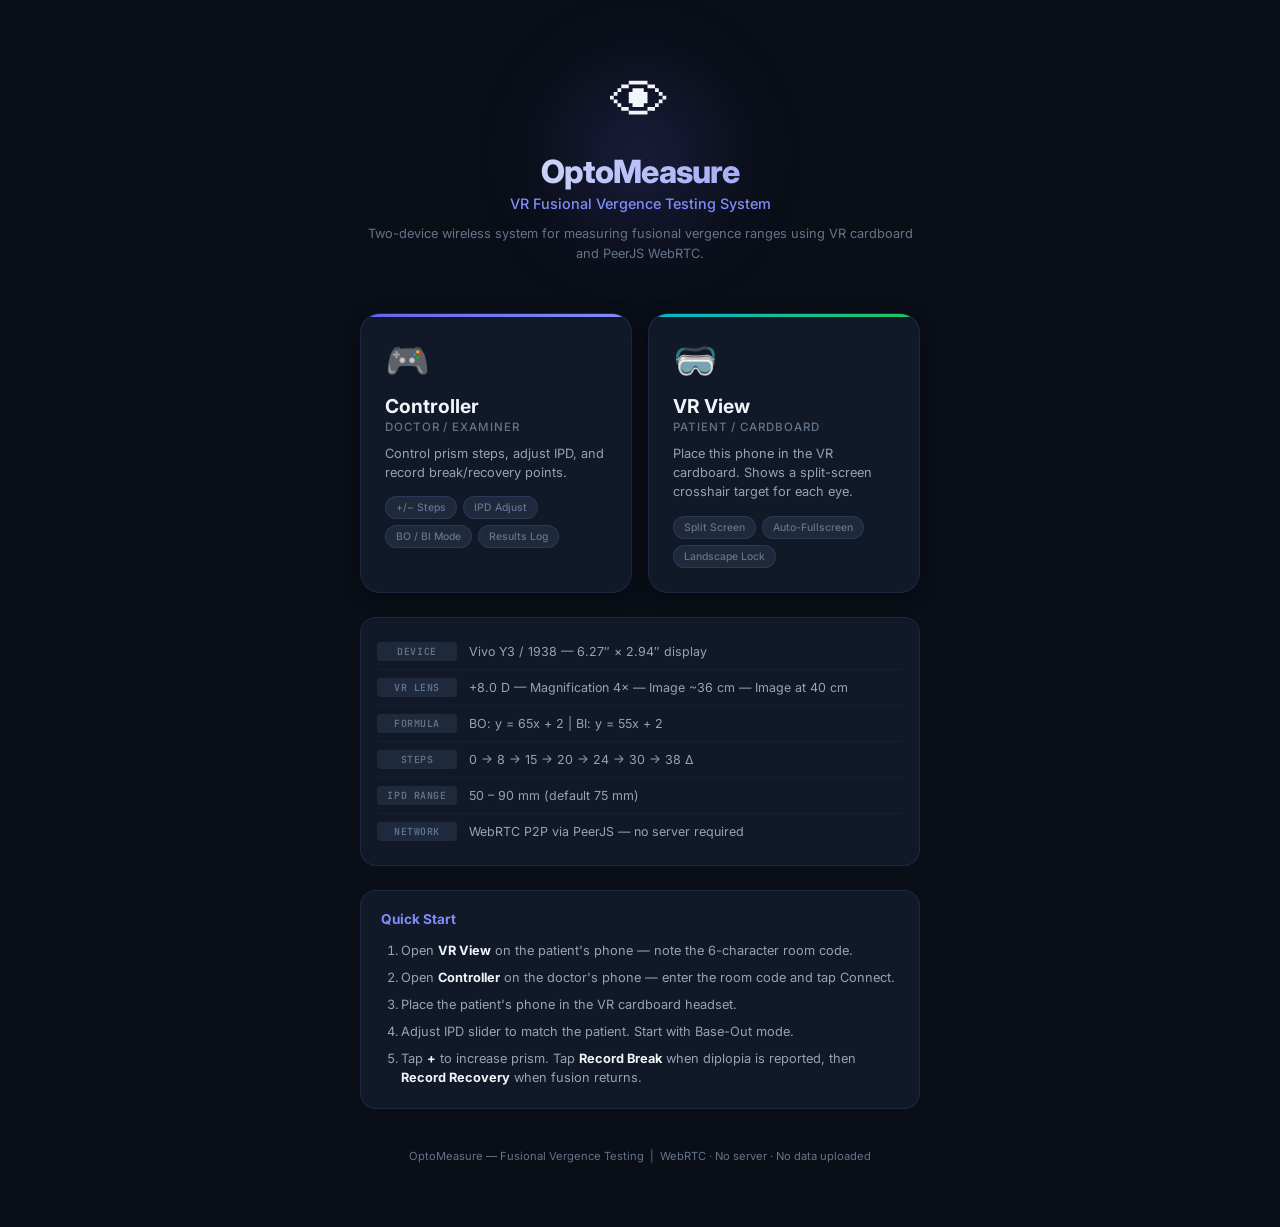
<file: index.html>
<!DOCTYPE html>
<html lang="en">
<head>
    <meta charset="UTF-8">
    <meta name="viewport" content="width=device-width, initial-scale=1.0, maximum-scale=1.0, user-scalable=no">
    <meta name="description" content="OptoMeasure — VR Fusional Vergence Testing System">
    <title>OptoMeasure — VR Fusional Vergence</title>
    <link rel="stylesheet" href="styles.css">
</head>
<body>

    <div class="landing-container">

        <!-- Hero -->
        <div class="hero">
            <div class="hero-glow"></div>
            <div class="hero-icon">👁</div>
            <h1>OptoMeasure</h1>
            <p class="hero-sub">VR Fusional Vergence Testing System</p>
            <p class="hero-desc">Two-device wireless system for measuring fusional vergence ranges using VR cardboard and PeerJS WebRTC.</p>
        </div>

        <!-- Role Cards -->
        <div class="role-cards">

            <a class="role-card controller-card" href="controller.html">
                <div class="card-icon">🎮</div>
                <h2>Controller</h2>
                <p class="card-role">Doctor / Examiner</p>
                <p class="card-desc">Control prism steps, adjust IPD, and record break/recovery points.</p>
                <div class="card-features">
                    <span>+/− Steps</span>
                    <span>IPD Adjust</span>
                    <span>BO / BI Mode</span>
                    <span>Results Log</span>
                </div>
                <div class="card-arrow">→</div>
            </a>

            <a class="role-card vr-card" href="vr.html">
                <div class="card-icon">🥽</div>
                <h2>VR View</h2>
                <p class="card-role">Patient / Cardboard</p>
                <p class="card-desc">Place this phone in the VR cardboard. Shows a split-screen crosshair target for each eye.</p>
                <div class="card-features">
                    <span>Split Screen</span>
                    <span>Auto-Fullscreen</span>
                    <span>Landscape Lock</span>
                </div>
                <div class="card-arrow">→</div>
            </a>

        </div>

        <!-- Spec Info -->
        <div class="landing-info">
            <div class="info-row">
                <span class="info-tag">Device</span>
                <span>Vivo Y3 / 1938 — 6.27″ × 2.94″ display</span>
            </div>
            <div class="info-row">
                <span class="info-tag">VR Lens</span>
                <span>+8.0 D — Magnification 4× — Image ~36 cm — Image at 40 cm</span>
            </div>
            <div class="info-row">
                <span class="info-tag">Formula</span>
                <span>BO: y = 65x + 2  |  BI: y = 55x + 2</span>
            </div>
            <div class="info-row">
                <span class="info-tag">Steps</span>
                <span>0 → 8 → 15 → 20 → 24 → 30 → 38 Δ</span>
            </div>
            <div class="info-row">
                <span class="info-tag">IPD Range</span>
                <span>50 – 90 mm (default 75 mm)</span>
            </div>
            <div class="info-row">
                <span class="info-tag">Network</span>
                <span>WebRTC P2P via PeerJS — no server required</span>
            </div>
        </div>

        <!-- Quick-start -->
        <div class="quickstart">
            <h3>Quick Start</h3>
            <ol>
                <li>Open <strong>VR View</strong> on the patient's phone — note the 6-character room code.</li>
                <li>Open <strong>Controller</strong> on the doctor's phone — enter the room code and tap Connect.</li>
                <li>Place the patient's phone in the VR cardboard headset.</li>
                <li>Adjust IPD slider to match the patient. Start with Base-Out mode.</li>
                <li>Tap <strong>+</strong> to increase prism. Tap <strong>Record Break</strong> when diplopia is reported, then <strong>Record Recovery</strong> when fusion returns.</li>
            </ol>
        </div>

        <footer class="landing-footer">
            <p>OptoMeasure — Fusional Vergence Testing &nbsp;|&nbsp; WebRTC · No server · No data uploaded</p>
        </footer>

    </div>

</body>
</html>
</file>
<file: styles.css>
/* OptoMeasure — Landing Page Styles (styles.css) */

@import url('https://fonts.googleapis.com/css2?family=Inter:wght@300;400;500;600;700;800&family=JetBrains+Mono:wght@400;500;600&display=swap');

:root {
    --bg-dark:       #0a0e17;
    --bg-card:       #111827;
    --surface:       #1e293b;
    --surface-hover: #263046;
    --border:        rgba(99, 132, 255, 0.15);
    --border-active: rgba(99, 132, 255, 0.4);
    --accent:        #6366f1;
    --accent-light:  #818cf8;
    --accent-glow:   rgba(99, 102, 241, 0.25);
    --green:         #22c55e;
    --green-glow:    rgba(34, 197, 94, 0.25);
    --cyan:          #06b6d4;
    --amber:         #f59e0b;
    --text-primary:  #f1f5f9;
    --text-secondary:#94a3b8;
    --text-muted:    #64748b;
    --radius-sm:  8px;
    --radius-md: 12px;
    --radius-lg: 16px;
    --radius-xl: 20px;
    --shadow-md: 0 4px 16px rgba(0,0,0,.4);
    --shadow-lg: 0 8px 32px rgba(0,0,0,.5);
    --fast:   150ms cubic-bezier(.4,0,.2,1);
    --smooth: 350ms cubic-bezier(.4,0,.2,1);
}

*, *::before, *::after { box-sizing: border-box; margin: 0; padding: 0; }

html { font-size: 16px; -webkit-font-smoothing: antialiased; }

body {
    font-family: 'Inter', -apple-system, sans-serif;
    background: var(--bg-dark);
    color: var(--text-primary);
    min-height: 100vh;
}

/* ── Container ───────────────────────────────────────────────────────────── */
.landing-container {
    max-width: 600px;
    margin: 0 auto;
    padding: 24px 20px 48px;
    min-height: 100vh;
    display: flex;
    flex-direction: column;
    gap: 24px;
}

/* ── Hero ────────────────────────────────────────────────────────────────── */
.hero {
    text-align: center;
    padding: 40px 0 24px;
    position: relative;
}
.hero-glow {
    position: absolute; top: 20px; left: 50%;
    transform: translateX(-50%);
    width: 220px; height: 220px;
    background: radial-gradient(circle, var(--accent-glow) 0%, transparent 70%);
    filter: blur(40px);
    pointer-events: none; z-index: 0;
}
.hero-icon {
    font-size: 60px; margin-bottom: 16px;
    position: relative; z-index: 1;
    animation: float 3s ease-in-out infinite;
}
@keyframes float {
    0%, 100% { transform: translateY(0); }
    50%       { transform: translateY(-8px); }
}
.hero h1 {
    font-size: 2rem; font-weight: 800; letter-spacing: -.03em;
    background: linear-gradient(135deg, var(--text-primary), var(--accent-light));
    -webkit-background-clip: text; -webkit-text-fill-color: transparent;
    background-clip: text; position: relative; z-index: 1;
}
.hero-sub {
    font-size: .9rem; font-weight: 500; color: var(--accent-light);
    margin-top: 4px; position: relative; z-index: 1;
}
.hero-desc {
    font-size: .8rem; color: var(--text-muted);
    margin-top: 12px; line-height: 1.6;
    position: relative; z-index: 1;
}

/* ── Role Cards ──────────────────────────────────────────────────────────── */
.role-cards { display: flex; flex-direction: column; gap: 16px; }

.role-card {
    display: block; text-decoration: none; color: inherit;
    padding: 24px;
    background: var(--bg-card);
    border: 1px solid var(--border);
    border-radius: var(--radius-xl);
    box-shadow: var(--shadow-md);
    transition: all var(--smooth);
    position: relative; overflow: hidden;
}
.role-card:hover { transform: translateY(-3px); box-shadow: var(--shadow-lg); border-color: var(--border-active); }
.role-card::before { content: ''; position: absolute; top: 0; left: 0; right: 0; height: 3px; }
.controller-card::before { background: linear-gradient(90deg, var(--accent), var(--accent-light)); }
.vr-card::before         { background: linear-gradient(90deg, var(--cyan), var(--green)); }

.card-icon { font-size: 36px; margin-bottom: 12px; }
.role-card h2 { font-size: 1.2rem; font-weight: 700; margin-bottom: 2px; }
.card-role { font-size: .72rem; font-weight: 500; text-transform: uppercase; letter-spacing: .08em; color: var(--text-muted); margin-bottom: 10px; }
.card-desc { font-size: .8rem; color: var(--text-secondary); line-height: 1.5; margin-bottom: 14px; }
.card-features { display: flex; flex-wrap: wrap; gap: 6px; }
.card-features span { padding: 4px 10px; border-radius: 20px; font-size: .65rem; font-weight: 500; background: var(--surface); border: 1px solid var(--border); color: var(--text-muted); }
.card-arrow { position: absolute; right: 20px; top: 50%; transform: translateY(-50%); font-size: 1.5rem; color: var(--text-muted); transition: all var(--fast); }
.role-card:hover .card-arrow { color: var(--accent-light); transform: translateY(-50%) translateX(4px); }

/* ── Info ────────────────────────────────────────────────────────────────── */
.landing-info {
    background: var(--bg-card);
    border: 1px solid var(--border);
    border-radius: var(--radius-lg);
    padding: 16px;
}
.info-row {
    display: flex; align-items: center; gap: 12px;
    padding: 8px 0; font-size: .78rem; color: var(--text-secondary);
    border-bottom: 1px solid rgba(255,255,255,.03);
}
.info-row:last-child { border-bottom: none; }
.info-tag {
    font-family: 'JetBrains Mono', monospace;
    font-size: .62rem; font-weight: 600;
    text-transform: uppercase; letter-spacing: .06em;
    color: var(--text-muted);
    background: var(--surface);
    padding: 3px 8px; border-radius: 4px;
    min-width: 80px; text-align: center;
    flex-shrink: 0;
}

/* ── Quick Start ─────────────────────────────────────────────────────────── */
.quickstart {
    background: var(--bg-card);
    border: 1px solid var(--border);
    border-radius: var(--radius-lg);
    padding: 20px;
}
.quickstart h3 { font-size: .85rem; font-weight: 700; margin-bottom: 14px; color: var(--accent-light); }
.quickstart ol { padding-left: 20px; display: flex; flex-direction: column; gap: 8px; }
.quickstart li { font-size: .8rem; color: var(--text-secondary); line-height: 1.5; }
.quickstart strong { color: var(--text-primary); }

/* ── Footer ──────────────────────────────────────────────────────────────── */
.landing-footer {
    margin-top: auto;
    text-align: center;
    padding: 16px 0;
    font-size: .7rem;
    color: var(--text-muted);
}

/* ── Responsive ──────────────────────────────────────────────────────────── */
@media (min-width: 500px) {
    .role-cards      { flex-direction: row; }
    .role-card       { flex: 1; }
    .card-arrow      { display: none; }
}
</file>
